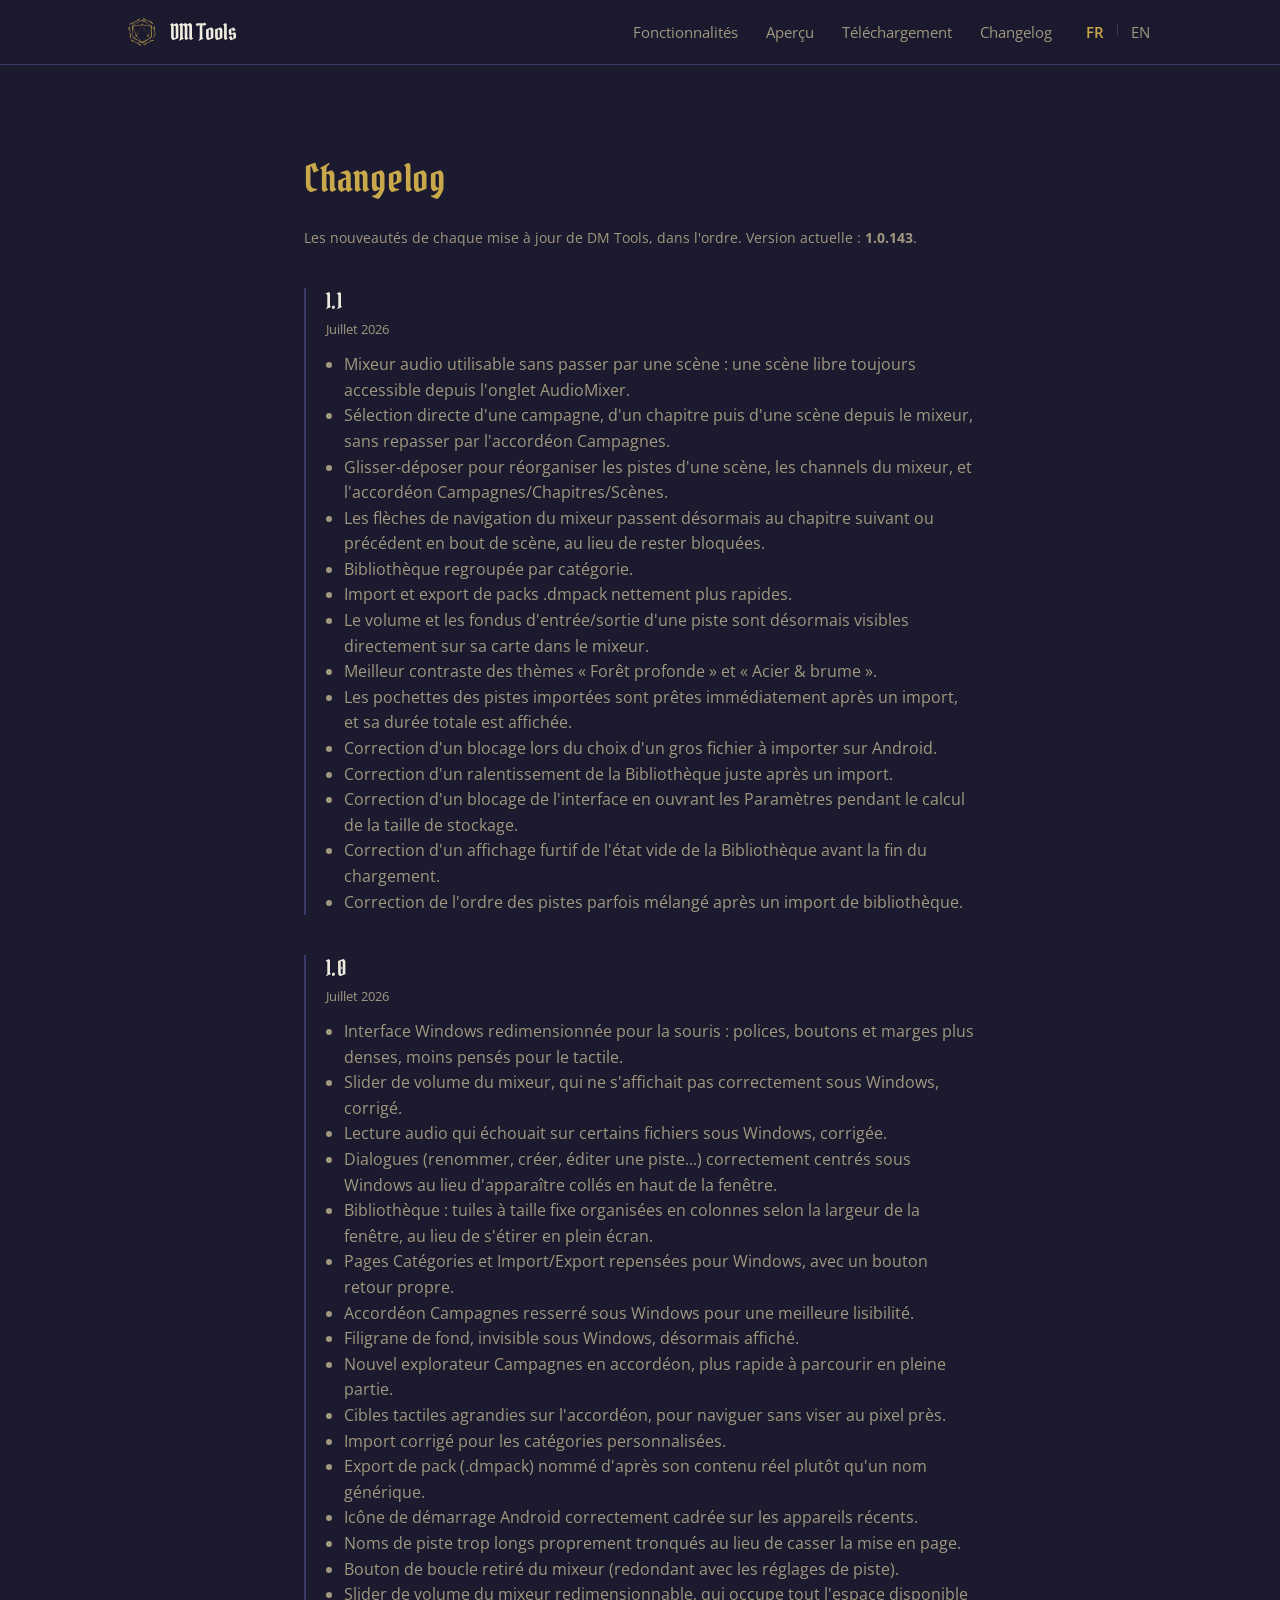
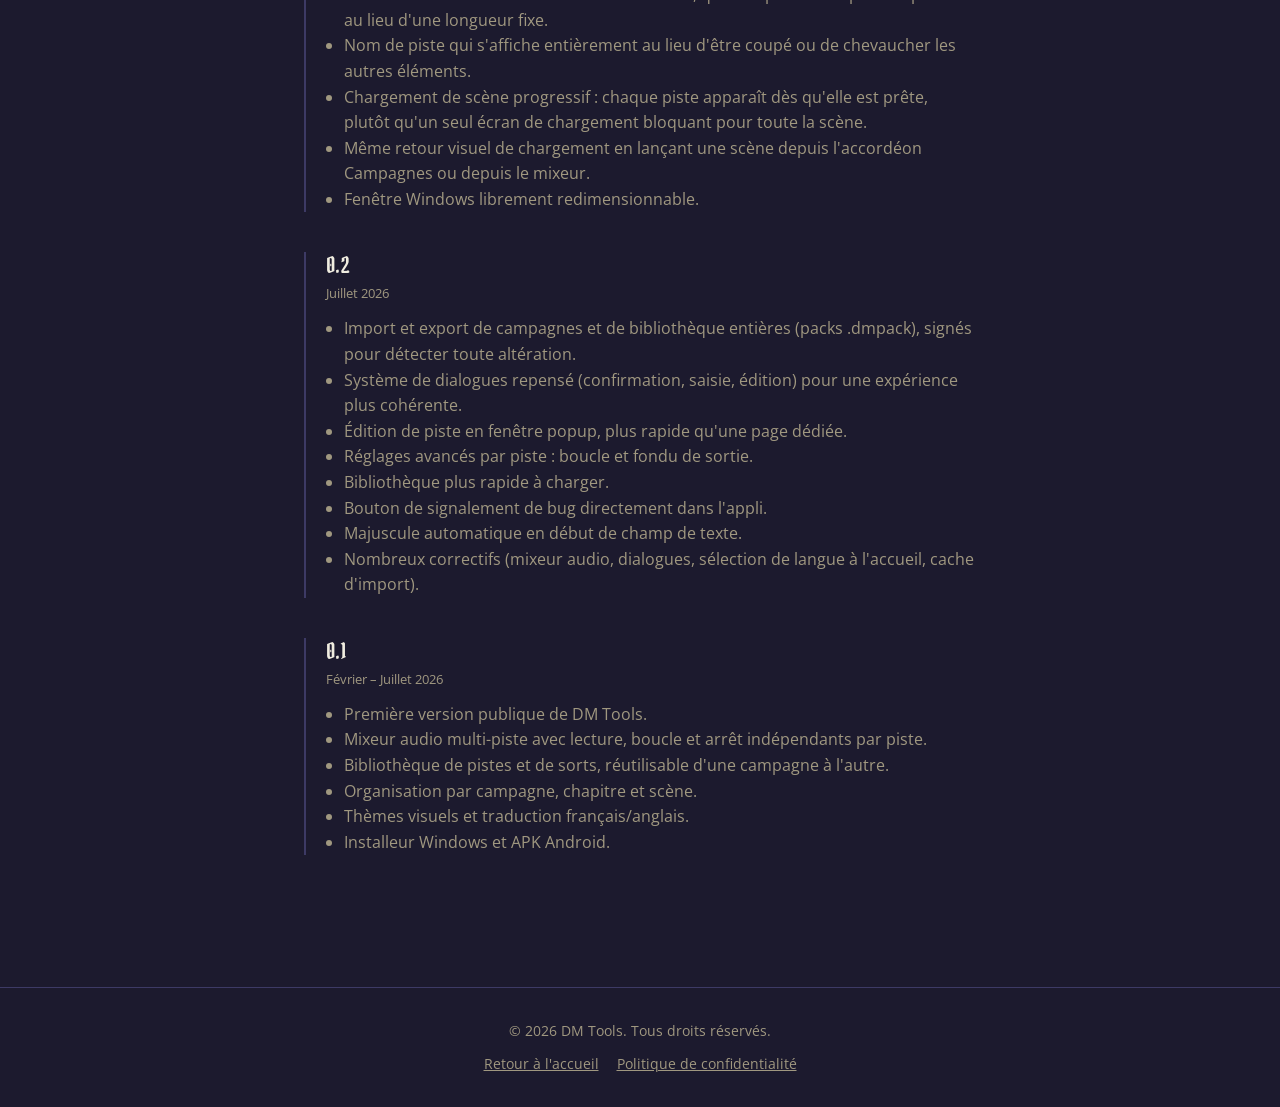
<file: Website/changelog.html>
<!doctype html>
<html lang="fr">
<head>
  <meta charset="utf-8" />
  <meta name="viewport" content="width=device-width, initial-scale=1" />
  <title>Changelog — DM Tools</title>
  <link rel="icon" href="assets/logo.svg" type="image/svg+xml" />
  <link rel="preconnect" href="https://fonts.googleapis.com" />
  <link rel="preconnect" href="https://fonts.gstatic.com" crossorigin />
  <link href="https://fonts.googleapis.com/css2?family=Pirata+One&family=Open+Sans:wght@400;600;700&display=swap" rel="stylesheet" />
  <link rel="stylesheet" href="styles.css" />
</head>
<body>
  <header>
    <nav class="container">
      <a class="brand" href="index.html">
        <img src="assets/logo.svg" alt="Logo DM Tools" />
        <span>DM Tools</span>
      </a>
      <div class="nav-links">
        <a href="index.html#features">Fonctionnalités</a>
        <a href="index.html#screenshots">Aperçu</a>
        <a href="index.html#download">Téléchargement</a>
        <a href="changelog.html">Changelog</a>
        <span class="lang-switch">
          <a class="active" href="changelog.html">FR</a>
          <span class="sep">|</span>
          <a href="en/changelog.html">EN</a>
        </span>
      </div>
    </nav>
  </header>

  <main class="legal">
    <h1>Changelog</h1>
    <p class="updated">Les nouveautés de chaque mise à jour de DM Tools, dans l'ordre. Version actuelle : <strong id="current-version">1.0.143</strong>.</p>

    <div class="changelog-entry">
      <h2>1.1</h2>
      <span class="date">Juillet 2026</span>
      <ul>
        <li>Mixeur audio utilisable sans passer par une scène : une scène libre toujours accessible depuis l'onglet AudioMixer.</li>
        <li>Sélection directe d'une campagne, d'un chapitre puis d'une scène depuis le mixeur, sans repasser par l'accordéon Campagnes.</li>
        <li>Glisser-déposer pour réorganiser les pistes d'une scène, les channels du mixeur, et l'accordéon Campagnes/Chapitres/Scènes.</li>
        <li>Les flèches de navigation du mixeur passent désormais au chapitre suivant ou précédent en bout de scène, au lieu de rester bloquées.</li>
        <li>Bibliothèque regroupée par catégorie.</li>
        <li>Import et export de packs .dmpack nettement plus rapides.</li>
        <li>Le volume et les fondus d'entrée/sortie d'une piste sont désormais visibles directement sur sa carte dans le mixeur.</li>
        <li>Meilleur contraste des thèmes « Forêt profonde » et « Acier & brume ».</li>
        <li>Les pochettes des pistes importées sont prêtes immédiatement après un import, et sa durée totale est affichée.</li>
        <li>Correction d'un blocage lors du choix d'un gros fichier à importer sur Android.</li>
        <li>Correction d'un ralentissement de la Bibliothèque juste après un import.</li>
        <li>Correction d'un blocage de l'interface en ouvrant les Paramètres pendant le calcul de la taille de stockage.</li>
        <li>Correction d'un affichage furtif de l'état vide de la Bibliothèque avant la fin du chargement.</li>
        <li>Correction de l'ordre des pistes parfois mélangé après un import de bibliothèque.</li>
      </ul>
    </div>

    <div class="changelog-entry">
      <h2>1.0</h2>
      <span class="date">Juillet 2026</span>
      <ul>
        <li>Interface Windows redimensionnée pour la souris : polices, boutons et marges plus denses, moins pensés pour le tactile.</li>
        <li>Slider de volume du mixeur, qui ne s'affichait pas correctement sous Windows, corrigé.</li>
        <li>Lecture audio qui échouait sur certains fichiers sous Windows, corrigée.</li>
        <li>Dialogues (renommer, créer, éditer une piste...) correctement centrés sous Windows au lieu d'apparaître collés en haut de la fenêtre.</li>
        <li>Bibliothèque : tuiles à taille fixe organisées en colonnes selon la largeur de la fenêtre, au lieu de s'étirer en plein écran.</li>
        <li>Pages Catégories et Import/Export repensées pour Windows, avec un bouton retour propre.</li>
        <li>Accordéon Campagnes resserré sous Windows pour une meilleure lisibilité.</li>
        <li>Filigrane de fond, invisible sous Windows, désormais affiché.</li>
        <li>Nouvel explorateur Campagnes en accordéon, plus rapide à parcourir en pleine partie.</li>
        <li>Cibles tactiles agrandies sur l'accordéon, pour naviguer sans viser au pixel près.</li>
        <li>Import corrigé pour les catégories personnalisées.</li>
        <li>Export de pack (.dmpack) nommé d'après son contenu réel plutôt qu'un nom générique.</li>
        <li>Icône de démarrage Android correctement cadrée sur les appareils récents.</li>
        <li>Noms de piste trop longs proprement tronqués au lieu de casser la mise en page.</li>
        <li>Bouton de boucle retiré du mixeur (redondant avec les réglages de piste).</li>
        <li>Slider de volume du mixeur redimensionnable, qui occupe tout l'espace disponible au lieu d'une longueur fixe.</li>
        <li>Nom de piste qui s'affiche entièrement au lieu d'être coupé ou de chevaucher les autres éléments.</li>
        <li>Chargement de scène progressif : chaque piste apparaît dès qu'elle est prête, plutôt qu'un seul écran de chargement bloquant pour toute la scène.</li>
        <li>Même retour visuel de chargement en lançant une scène depuis l'accordéon Campagnes ou depuis le mixeur.</li>
        <li>Fenêtre Windows librement redimensionnable.</li>
      </ul>
    </div>

    <div class="changelog-entry">
      <h2>0.2</h2>
      <span class="date">Juillet 2026</span>
      <ul>
        <li>Import et export de campagnes et de bibliothèque entières (packs .dmpack), signés pour détecter toute altération.</li>
        <li>Système de dialogues repensé (confirmation, saisie, édition) pour une expérience plus cohérente.</li>
        <li>Édition de piste en fenêtre popup, plus rapide qu'une page dédiée.</li>
        <li>Réglages avancés par piste : boucle et fondu de sortie.</li>
        <li>Bibliothèque plus rapide à charger.</li>
        <li>Bouton de signalement de bug directement dans l'appli.</li>
        <li>Majuscule automatique en début de champ de texte.</li>
        <li>Nombreux correctifs (mixeur audio, dialogues, sélection de langue à l'accueil, cache d'import).</li>
      </ul>
    </div>

    <div class="changelog-entry">
      <h2>0.1</h2>
      <span class="date">Février – Juillet 2026</span>
      <ul>
        <li>Première version publique de DM Tools.</li>
        <li>Mixeur audio multi-piste avec lecture, boucle et arrêt indépendants par piste.</li>
        <li>Bibliothèque de pistes et de sorts, réutilisable d'une campagne à l'autre.</li>
        <li>Organisation par campagne, chapitre et scène.</li>
        <li>Thèmes visuels et traduction français/anglais.</li>
        <li>Installeur Windows et APK Android.</li>
      </ul>
    </div>
  </main>

  <footer>
    <div>© <span id="year"></span> DM Tools. Tous droits réservés.</div>
    <div class="footer-links">
      <a href="index.html">Retour à l'accueil</a>
      <a href="privacy.html">Politique de confidentialité</a>
    </div>
  </footer>

  <script>
    document.getElementById("year").textContent = new Date().getFullYear();
  </script>
</body>
</html>
</file>
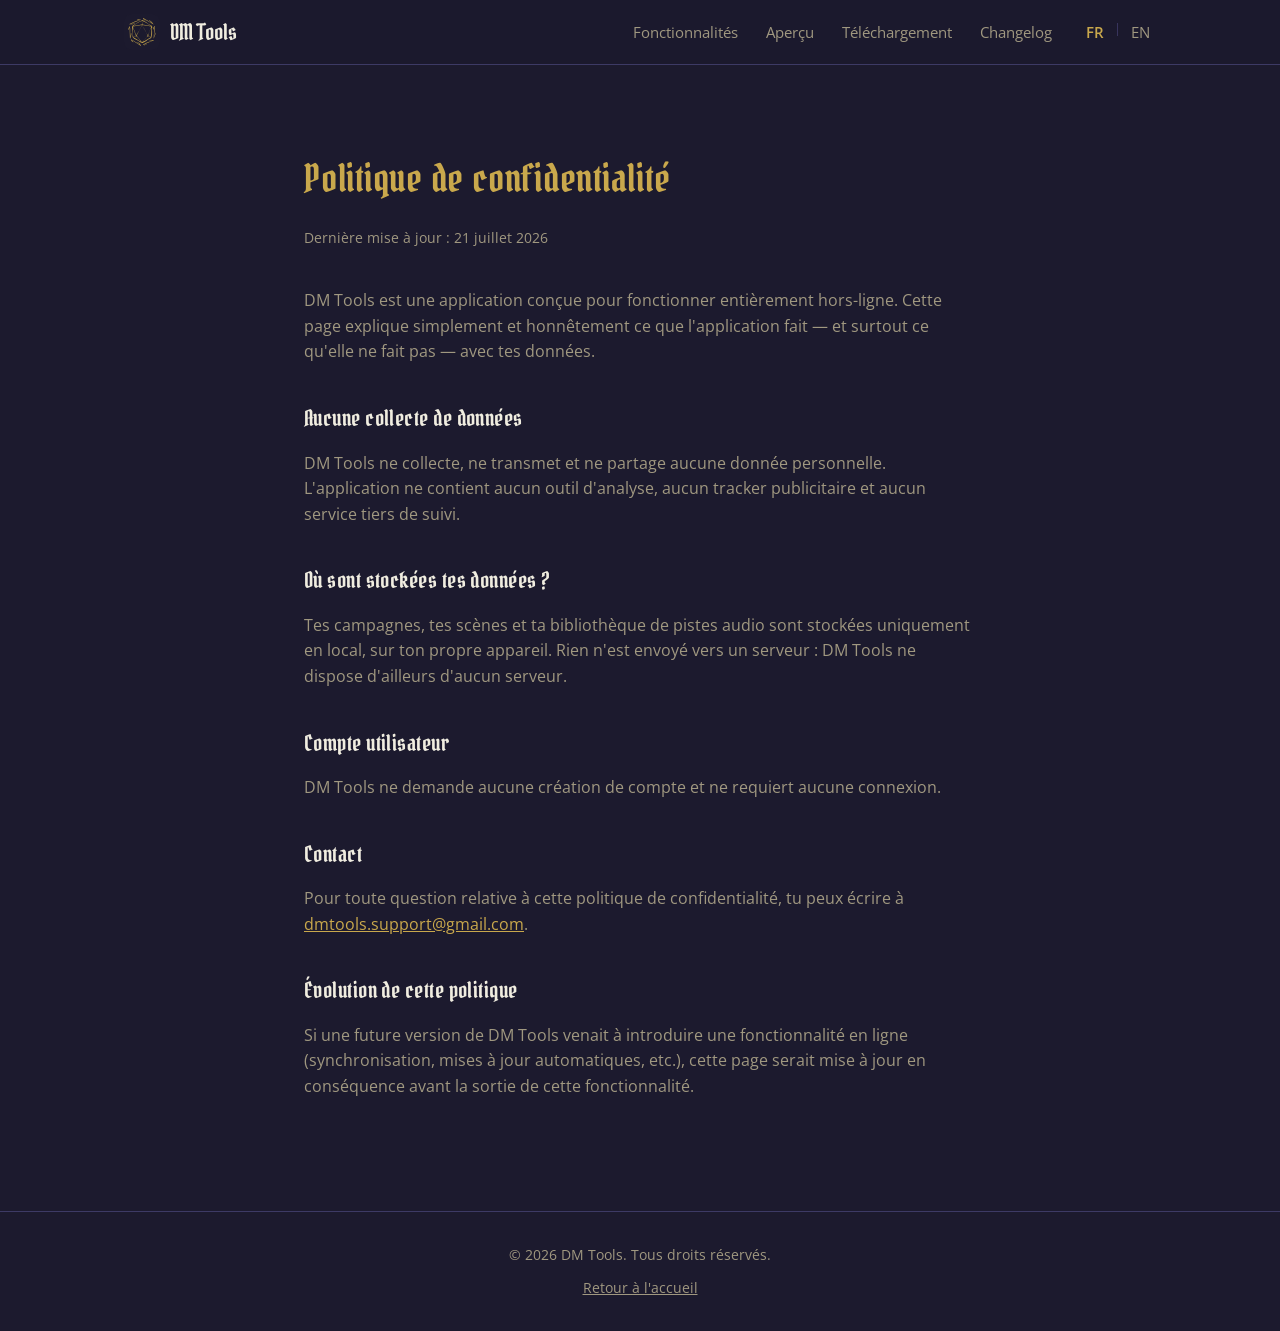
<file: Website/privacy.html>
<!doctype html>
<html lang="fr">
<head>
  <meta charset="utf-8" />
  <meta name="viewport" content="width=device-width, initial-scale=1" />
  <title>Politique de confidentialité — DM Tools</title>
  <link rel="icon" href="assets/logo.svg" type="image/svg+xml" />
  <link rel="preconnect" href="https://fonts.googleapis.com" />
  <link rel="preconnect" href="https://fonts.gstatic.com" crossorigin />
  <link href="https://fonts.googleapis.com/css2?family=Pirata+One&family=Open+Sans:wght@400;600;700&display=swap" rel="stylesheet" />
  <link rel="stylesheet" href="styles.css" />
</head>
<body>
  <header>
    <nav class="container">
      <a class="brand" href="index.html">
        <img src="assets/logo.svg" alt="Logo DM Tools" />
        <span>DM Tools</span>
      </a>
      <div class="nav-links">
        <a href="index.html#features">Fonctionnalités</a>
        <a href="index.html#screenshots">Aperçu</a>
        <a href="index.html#download">Téléchargement</a>
        <a href="changelog.html">Changelog</a>
        <span class="lang-switch">
          <a class="active" href="privacy.html">FR</a>
          <span class="sep">|</span>
          <a href="en/privacy.html">EN</a>
        </span>
      </div>
    </nav>
  </header>

  <main class="legal">
    <h1>Politique de confidentialité</h1>
    <p class="updated">Dernière mise à jour : 21 juillet 2026</p>

    <p>
      DM Tools est une application conçue pour fonctionner entièrement hors-ligne.
      Cette page explique simplement et honnêtement ce que l'application fait — et
      surtout ce qu'elle ne fait pas — avec tes données.
    </p>

    <h2>Aucune collecte de données</h2>
    <p>
      DM Tools ne collecte, ne transmet et ne partage aucune donnée personnelle.
      L'application ne contient aucun outil d'analyse, aucun tracker publicitaire et
      aucun service tiers de suivi.
    </p>

    <h2>Où sont stockées tes données ?</h2>
    <p>
      Tes campagnes, tes scènes et ta bibliothèque de pistes audio sont stockées
      uniquement en local, sur ton propre appareil. Rien n'est envoyé vers un
      serveur : DM Tools ne dispose d'ailleurs d'aucun serveur.
    </p>

    <h2>Compte utilisateur</h2>
    <p>
      DM Tools ne demande aucune création de compte et ne requiert aucune connexion.
    </p>

    <h2>Contact</h2>
    <p>
      Pour toute question relative à cette politique de confidentialité, tu peux
      écrire à
      <a href="mailto:dmtools.support@gmail.com">dmtools.support@gmail.com</a>.
    </p>

    <h2>Évolution de cette politique</h2>
    <p>
      Si une future version de DM Tools venait à introduire une fonctionnalité en
      ligne (synchronisation, mises à jour automatiques, etc.), cette page serait mise
      à jour en conséquence avant la sortie de cette fonctionnalité.
    </p>
  </main>

  <footer>
    <div>© <span id="year"></span> DM Tools. Tous droits réservés.</div>
    <div class="footer-links">
      <a href="index.html">Retour à l'accueil</a>
    </div>
  </footer>

  <script>
    document.getElementById("year").textContent = new Date().getFullYear();
  </script>
</body>
</html>
</file>
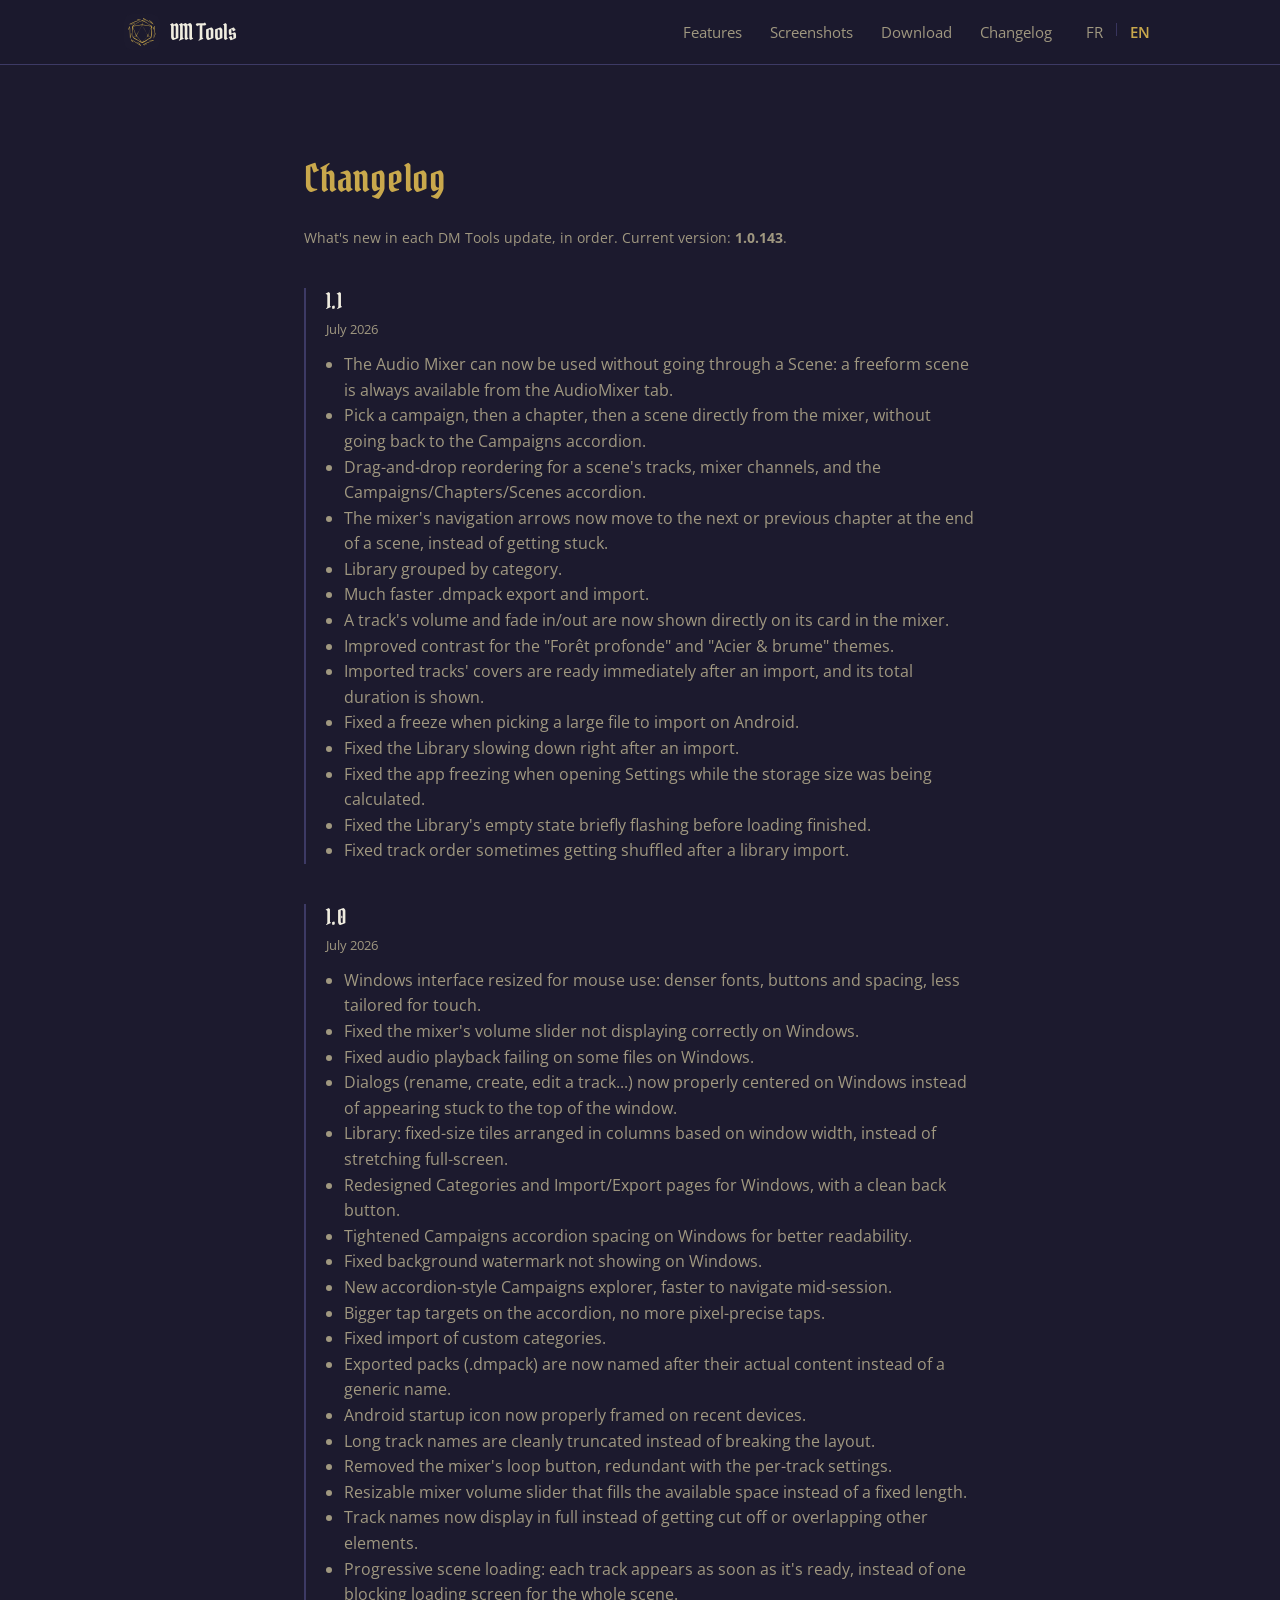
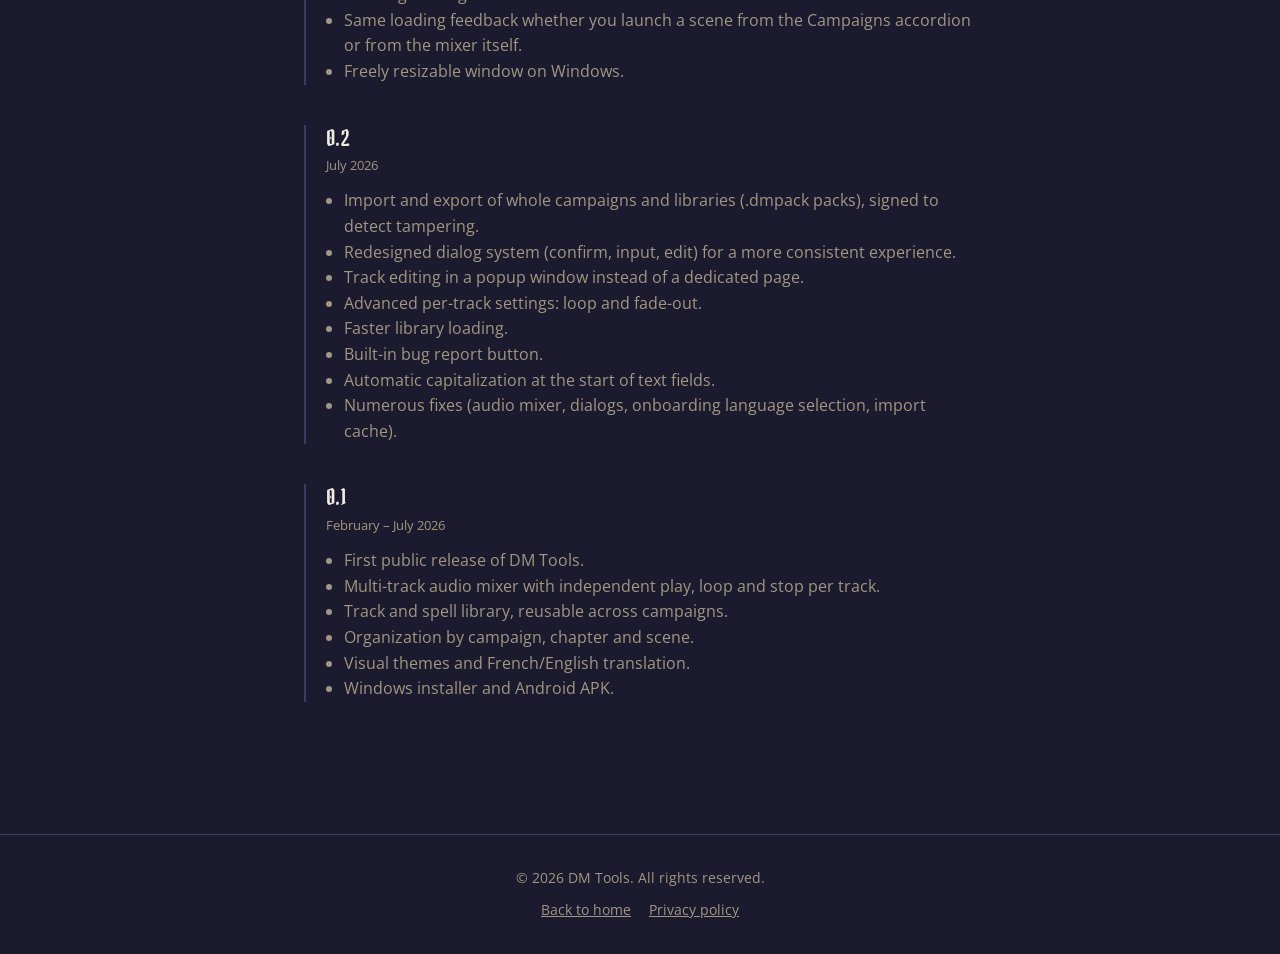
<file: Website/en/changelog.html>
<!doctype html>
<html lang="en">
<head>
  <meta charset="utf-8" />
  <meta name="viewport" content="width=device-width, initial-scale=1" />
  <title>Changelog — DM Tools</title>
  <link rel="icon" href="../assets/logo.svg" type="image/svg+xml" />
  <link rel="preconnect" href="https://fonts.googleapis.com" />
  <link rel="preconnect" href="https://fonts.gstatic.com" crossorigin />
  <link href="https://fonts.googleapis.com/css2?family=Pirata+One&family=Open+Sans:wght@400;600;700&display=swap" rel="stylesheet" />
  <link rel="stylesheet" href="../styles.css" />
</head>
<body>
  <header>
    <nav class="container">
      <a class="brand" href="index.html">
        <img src="../assets/logo.svg" alt="DM Tools logo" />
        <span>DM Tools</span>
      </a>
      <div class="nav-links">
        <a href="index.html#features">Features</a>
        <a href="index.html#screenshots">Screenshots</a>
        <a href="index.html#download">Download</a>
        <a href="changelog.html">Changelog</a>
        <span class="lang-switch">
          <a href="../changelog.html">FR</a>
          <span class="sep">|</span>
          <a class="active" href="changelog.html">EN</a>
        </span>
      </div>
    </nav>
  </header>

  <main class="legal">
    <h1>Changelog</h1>
    <p class="updated">What's new in each DM Tools update, in order. Current version: <strong id="current-version">1.0.143</strong>.</p>

    <div class="changelog-entry">
      <h2>1.1</h2>
      <span class="date">July 2026</span>
      <ul>
        <li>The Audio Mixer can now be used without going through a Scene: a freeform scene is always available from the AudioMixer tab.</li>
        <li>Pick a campaign, then a chapter, then a scene directly from the mixer, without going back to the Campaigns accordion.</li>
        <li>Drag-and-drop reordering for a scene's tracks, mixer channels, and the Campaigns/Chapters/Scenes accordion.</li>
        <li>The mixer's navigation arrows now move to the next or previous chapter at the end of a scene, instead of getting stuck.</li>
        <li>Library grouped by category.</li>
        <li>Much faster .dmpack export and import.</li>
        <li>A track's volume and fade in/out are now shown directly on its card in the mixer.</li>
        <li>Improved contrast for the "Forêt profonde" and "Acier & brume" themes.</li>
        <li>Imported tracks' covers are ready immediately after an import, and its total duration is shown.</li>
        <li>Fixed a freeze when picking a large file to import on Android.</li>
        <li>Fixed the Library slowing down right after an import.</li>
        <li>Fixed the app freezing when opening Settings while the storage size was being calculated.</li>
        <li>Fixed the Library's empty state briefly flashing before loading finished.</li>
        <li>Fixed track order sometimes getting shuffled after a library import.</li>
      </ul>
    </div>

    <div class="changelog-entry">
      <h2>1.0</h2>
      <span class="date">July 2026</span>
      <ul>
        <li>Windows interface resized for mouse use: denser fonts, buttons and spacing, less tailored for touch.</li>
        <li>Fixed the mixer's volume slider not displaying correctly on Windows.</li>
        <li>Fixed audio playback failing on some files on Windows.</li>
        <li>Dialogs (rename, create, edit a track...) now properly centered on Windows instead of appearing stuck to the top of the window.</li>
        <li>Library: fixed-size tiles arranged in columns based on window width, instead of stretching full-screen.</li>
        <li>Redesigned Categories and Import/Export pages for Windows, with a clean back button.</li>
        <li>Tightened Campaigns accordion spacing on Windows for better readability.</li>
        <li>Fixed background watermark not showing on Windows.</li>
        <li>New accordion-style Campaigns explorer, faster to navigate mid-session.</li>
        <li>Bigger tap targets on the accordion, no more pixel-precise taps.</li>
        <li>Fixed import of custom categories.</li>
        <li>Exported packs (.dmpack) are now named after their actual content instead of a generic name.</li>
        <li>Android startup icon now properly framed on recent devices.</li>
        <li>Long track names are cleanly truncated instead of breaking the layout.</li>
        <li>Removed the mixer's loop button, redundant with the per-track settings.</li>
        <li>Resizable mixer volume slider that fills the available space instead of a fixed length.</li>
        <li>Track names now display in full instead of getting cut off or overlapping other elements.</li>
        <li>Progressive scene loading: each track appears as soon as it's ready, instead of one blocking loading screen for the whole scene.</li>
        <li>Same loading feedback whether you launch a scene from the Campaigns accordion or from the mixer itself.</li>
        <li>Freely resizable window on Windows.</li>
      </ul>
    </div>

    <div class="changelog-entry">
      <h2>0.2</h2>
      <span class="date">July 2026</span>
      <ul>
        <li>Import and export of whole campaigns and libraries (.dmpack packs), signed to detect tampering.</li>
        <li>Redesigned dialog system (confirm, input, edit) for a more consistent experience.</li>
        <li>Track editing in a popup window instead of a dedicated page.</li>
        <li>Advanced per-track settings: loop and fade-out.</li>
        <li>Faster library loading.</li>
        <li>Built-in bug report button.</li>
        <li>Automatic capitalization at the start of text fields.</li>
        <li>Numerous fixes (audio mixer, dialogs, onboarding language selection, import cache).</li>
      </ul>
    </div>

    <div class="changelog-entry">
      <h2>0.1</h2>
      <span class="date">February – July 2026</span>
      <ul>
        <li>First public release of DM Tools.</li>
        <li>Multi-track audio mixer with independent play, loop and stop per track.</li>
        <li>Track and spell library, reusable across campaigns.</li>
        <li>Organization by campaign, chapter and scene.</li>
        <li>Visual themes and French/English translation.</li>
        <li>Windows installer and Android APK.</li>
      </ul>
    </div>
  </main>

  <footer>
    <div>© <span id="year"></span> DM Tools. All rights reserved.</div>
    <div class="footer-links">
      <a href="index.html">Back to home</a>
      <a href="privacy.html">Privacy policy</a>
    </div>
  </footer>

  <script>
    document.getElementById("year").textContent = new Date().getFullYear();
  </script>
</body>
</html>
</file>
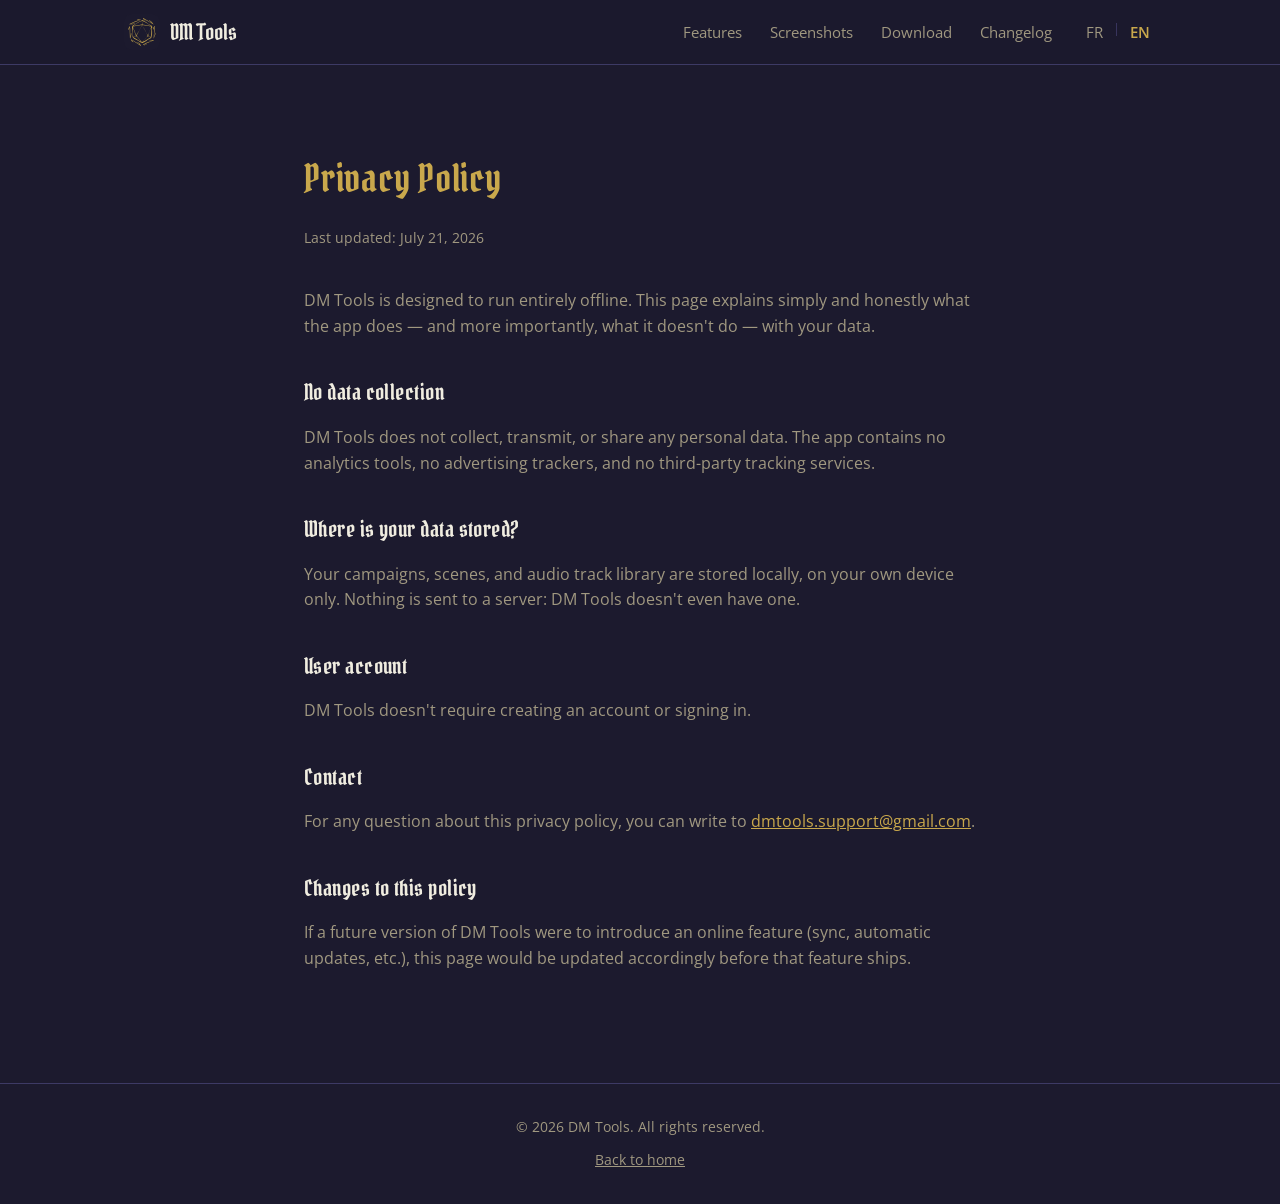
<file: Website/en/privacy.html>
<!doctype html>
<html lang="en">
<head>
  <meta charset="utf-8" />
  <meta name="viewport" content="width=device-width, initial-scale=1" />
  <title>Privacy Policy — DM Tools</title>
  <link rel="icon" href="../assets/logo.svg" type="image/svg+xml" />
  <link rel="preconnect" href="https://fonts.googleapis.com" />
  <link rel="preconnect" href="https://fonts.gstatic.com" crossorigin />
  <link href="https://fonts.googleapis.com/css2?family=Pirata+One&family=Open+Sans:wght@400;600;700&display=swap" rel="stylesheet" />
  <link rel="stylesheet" href="../styles.css" />
</head>
<body>
  <header>
    <nav class="container">
      <a class="brand" href="index.html">
        <img src="../assets/logo.svg" alt="DM Tools logo" />
        <span>DM Tools</span>
      </a>
      <div class="nav-links">
        <a href="index.html#features">Features</a>
        <a href="index.html#screenshots">Screenshots</a>
        <a href="index.html#download">Download</a>
        <a href="changelog.html">Changelog</a>
        <span class="lang-switch">
          <a href="../privacy.html">FR</a>
          <span class="sep">|</span>
          <a class="active" href="privacy.html">EN</a>
        </span>
      </div>
    </nav>
  </header>

  <main class="legal">
    <h1>Privacy Policy</h1>
    <p class="updated">Last updated: July 21, 2026</p>

    <p>
      DM Tools is designed to run entirely offline. This page explains simply and
      honestly what the app does — and more importantly, what it doesn't do — with
      your data.
    </p>

    <h2>No data collection</h2>
    <p>
      DM Tools does not collect, transmit, or share any personal data. The app
      contains no analytics tools, no advertising trackers, and no third-party
      tracking services.
    </p>

    <h2>Where is your data stored?</h2>
    <p>
      Your campaigns, scenes, and audio track library are stored locally, on your
      own device only. Nothing is sent to a server: DM Tools doesn't even have one.
    </p>

    <h2>User account</h2>
    <p>
      DM Tools doesn't require creating an account or signing in.
    </p>

    <h2>Contact</h2>
    <p>
      For any question about this privacy policy, you can write to
      <a href="mailto:dmtools.support@gmail.com">dmtools.support@gmail.com</a>.
    </p>

    <h2>Changes to this policy</h2>
    <p>
      If a future version of DM Tools were to introduce an online feature (sync,
      automatic updates, etc.), this page would be updated accordingly before that
      feature ships.
    </p>
  </main>

  <footer>
    <div>© <span id="year"></span> DM Tools. All rights reserved.</div>
    <div class="footer-links">
      <a href="index.html">Back to home</a>
    </div>
  </footer>

  <script>
    document.getElementById("year").textContent = new Date().getFullYear();
  </script>
</body>
</html>
</file>
<file: Website/styles.css>
:root {
  --bg: #1c1a2e;
  --surface: #2a2750;
  --accent: #c9a84c;
  --accent-2: #6b5daa;
  --text: #f0ede0;
  --text-muted: #a09880;
  --border: #3d3a65;
}

* {
  box-sizing: border-box;
}

html {
  scroll-behavior: smooth;
}

body {
  margin: 0;
  background: var(--bg);
  color: var(--text);
  font-family: "Open Sans", sans-serif;
  line-height: 1.6;
}

img {
  max-width: 100%;
}

a {
  color: var(--accent);
}

h1, h2, h3 {
  font-family: "Pirata One", serif;
  font-weight: 400;
  letter-spacing: 0.02em;
  line-height: 1.2;
}

.container {
  max-width: 1080px;
  margin: 0 auto;
  padding: 0 24px;
}

/* Nav */
header {
  position: sticky;
  top: 0;
  z-index: 10;
  background: rgba(28, 26, 46, 0.9);
  backdrop-filter: blur(6px);
  border-bottom: 1px solid var(--border);
}

nav.container {
  display: flex;
  align-items: center;
  justify-content: space-between;
  flex-wrap: wrap;
  row-gap: 10px;
  padding-top: 14px;
  padding-bottom: 14px;
}

.brand {
  display: flex;
  align-items: center;
  gap: 10px;
  text-decoration: none;
  color: var(--text);
}

.brand img {
  width: 36px;
  height: 36px;
  border-radius: 8px;
}

.brand span {
  font-family: "Pirata One", serif;
  font-size: 1.4rem;
}

.nav-links {
  display: flex;
  align-items: center;
  flex-wrap: wrap;
  row-gap: 8px;
  gap: 28px;
}

.nav-links a {
  color: var(--text-muted);
  text-decoration: none;
  font-size: 0.95rem;
}

.nav-links a:hover {
  color: var(--accent);
}

.btn {
  display: inline-block;
  padding: 10px 22px;
  border-radius: 8px;
  text-decoration: none;
  font-weight: 600;
  font-family: "Open Sans", sans-serif;
  border: 1px solid transparent;
}

.btn-primary {
  background: var(--accent);
  color: #1c1a2e !important;
}

.btn-primary:hover {
  background: #ddbc63;
}

.btn-secondary {
  background: transparent;
  color: var(--text);
  border-color: var(--border);
}

.btn-secondary:hover {
  border-color: var(--accent);
  color: var(--accent);
}

.lang-switch {
  display: flex;
  gap: 4px;
  font-size: 0.8rem;
}

.lang-switch a {
  color: var(--text-muted);
  text-decoration: none;
  padding: 2px 6px;
  border-radius: 4px;
}

.lang-switch a.active {
  color: var(--accent);
  font-weight: 600;
}

.lang-switch a:hover {
  color: var(--accent);
}

.lang-switch .sep {
  color: var(--border);
}

/* Hero */
.hero {
  text-align: center;
  padding: 96px 24px 72px;
  background: radial-gradient(ellipse at 50% -10%, rgba(107, 93, 170, 0.35), transparent 60%);
}

.hero img.hero-logo {
  width: 96px;
  height: 96px;
  border-radius: 20px;
  margin-bottom: 24px;
  box-shadow: 0 0 0 1px var(--border), 0 20px 40px rgba(0, 0, 0, 0.4);
}

.hero h1 {
  font-size: 3.2rem;
  margin: 0 0 12px;
  color: var(--accent);
}

.hero p.tagline {
  font-size: 1.2rem;
  color: var(--text-muted);
  max-width: 560px;
  margin: 0 auto 32px;
}

.hero .actions {
  display: flex;
  gap: 16px;
  justify-content: center;
  flex-wrap: wrap;
}

/* Sections */
section {
  padding: 72px 24px;
}

section h2 {
  text-align: center;
  font-size: 2.2rem;
  color: var(--accent);
  margin-bottom: 8px;
}

section > .container > p.section-intro {
  text-align: center;
  color: var(--text-muted);
  max-width: 560px;
  margin: 0 auto 48px;
}

.features-grid {
  display: grid;
  grid-template-columns: repeat(4, 1fr);
  gap: 24px;
}

@media (max-width: 860px) {
  .features-grid {
    grid-template-columns: repeat(2, 1fr);
  }
}

@media (max-width: 480px) {
  .features-grid {
    grid-template-columns: 1fr;
  }
}

.feature-card {
  background: var(--surface);
  border: 1px solid var(--border);
  border-radius: 14px;
  padding: 28px 24px;
}

.feature-card .icon {
  font-size: 1.8rem;
  margin-bottom: 12px;
}

.feature-card h3 {
  font-size: 1.3rem;
  margin: 0 0 10px;
  color: var(--text);
}

.feature-card p {
  color: var(--text-muted);
  margin: 0;
  font-size: 0.95rem;
}

/* What's new */
.whatsnew-grid {
  display: grid;
  grid-template-columns: repeat(4, 1fr);
  gap: 28px;
}

@media (max-width: 860px) {
  .whatsnew-grid {
    grid-template-columns: repeat(2, 1fr);
  }
}

@media (max-width: 480px) {
  .whatsnew-grid {
    grid-template-columns: 1fr;
  }
}

.whatsnew-card {
  display: flex;
  flex-direction: column;
  gap: 14px;
}

.whatsnew-card h3 {
  font-size: 1.1rem;
  color: var(--text);
  margin: 0;
  text-align: center;
}

.whatsnew-card p {
  color: var(--text-muted);
  font-size: 0.9rem;
  margin: 0;
  text-align: center;
}

.whatsnew-more {
  text-align: center;
  margin-top: 44px;
}

.whatsnew-more a {
  text-decoration: none;
  font-weight: 600;
}

.whatsnew-more a:hover {
  text-decoration: underline;
}

/* Screenshots */
/* Colonnes explicites plutôt qu'auto-fit/minmax : à des largeurs de conteneur entre 1x et 2x le
   minimum (typique en mobile portrait), auto-fit créait 2 colonnes très inégales (ex. 180px / 75px)
   au lieu d'une seule colonne propre - minmax() autorise une piste à descendre sous son minimum
   déclaré quand la somme des minimums dépasse l'espace dispo. */
.screens-grid {
  display: grid;
  grid-template-columns: repeat(3, 1fr);
  gap: 28px;
}

@media (max-width: 720px) {
  .screens-grid {
    grid-template-columns: repeat(2, 1fr);
  }
}

@media (max-width: 480px) {
  .screens-grid {
    grid-template-columns: 1fr;
  }
}

.screen-item {
  display: flex;
  flex-direction: column;
  gap: 10px;
}

.screen-frame {
  background: var(--surface);
  border: 1px solid var(--border);
  border-radius: 28px;
  aspect-ratio: 9 / 19.5;
  display: flex;
  align-items: center;
  justify-content: center;
  overflow: hidden;
  cursor: zoom-in;
}

.screen-frame img {
  width: 100%;
  height: 100%;
  object-fit: cover;
  object-position: top center;
  display: block;
  transition: transform 0.3s ease;
}

.screen-item:hover .screen-frame img {
  transform: scale(1.06);
}

.screen-caption {
  text-align: center;
  font-size: 0.85rem;
  color: var(--text-muted);
}

/* Lightbox */
.lightbox {
  position: fixed;
  inset: 0;
  background: rgba(0, 0, 0, 0.85);
  display: none;
  align-items: center;
  justify-content: center;
  z-index: 100;
  padding: 40px 20px;
  cursor: zoom-out;
}

.lightbox.open {
  display: flex;
}

.lightbox img {
  max-width: 100%;
  max-height: 100%;
  border-radius: 12px;
  box-shadow: 0 20px 60px rgba(0, 0, 0, 0.5);
  cursor: default;
}

.lightbox-close {
  position: absolute;
  top: 20px;
  right: 24px;
  background: transparent;
  border: none;
  color: var(--text);
  font-size: 2.2rem;
  line-height: 1;
  cursor: pointer;
  padding: 4px 10px;
}

/* Download */
.download-section {
  background: var(--surface);
  border-top: 1px solid var(--border);
  border-bottom: 1px solid var(--border);
}

.platforms {
  display: grid;
  grid-template-columns: repeat(auto-fit, minmax(220px, 1fr));
  gap: 20px;
}

.platform-card {
  background: var(--bg);
  border: 1px solid var(--border);
  border-radius: 14px;
  padding: 24px;
  text-align: center;
}

.platform-card h3 {
  margin: 8px 0 6px;
  color: var(--text);
  font-size: 1.15rem;
}

.platform-card .status {
  display: inline-block;
  font-size: 0.78rem;
  text-transform: uppercase;
  letter-spacing: 0.05em;
  padding: 4px 10px;
  border-radius: 999px;
  margin-top: 10px;
}

.status.soon {
  background: rgba(201, 168, 76, 0.15);
  color: var(--accent);
}

.platform-card .btn {
  margin-top: 14px;
}

.platform-card .disclaimer {
  display: block;
  margin-top: 12px;
  font-size: 0.78rem;
  color: var(--text-muted);
}

.platform-card details.disclaimer-details {
  margin-top: 12px;
  font-size: 0.78rem;
  color: var(--text-muted);
}

.platform-card details.disclaimer-details summary {
  cursor: pointer;
  color: var(--accent);
  list-style: none;
}

.platform-card details.disclaimer-details summary::-webkit-details-marker {
  display: none;
}

.platform-card details.disclaimer-details summary::after {
  content: " ▾";
}

.platform-card details.disclaimer-details[open] summary::after {
  content: " ▴";
}

.platform-card details.disclaimer-details p {
  margin-top: 8px;
}

/* Changelog */
.changelog-entry {
  border-left: 2px solid var(--border);
  padding-left: 20px;
  margin-bottom: 36px;
}

.changelog-entry h2 {
  font-size: 1.3rem;
  color: var(--accent);
  margin: 0 0 4px;
  text-align: left;
}

.changelog-entry .date {
  font-size: 0.82rem;
  color: var(--text-muted);
  margin-bottom: 12px;
  display: block;
}

.changelog-entry ul {
  color: var(--text-muted);
  padding-left: 18px;
  margin: 0;
}

/* Support */
.support {
  text-align: center;
}

.support p {
  color: var(--text-muted);
  max-width: 520px;
  margin: 0 auto 28px;
}

/* Footer */
footer {
  border-top: 1px solid var(--border);
  padding: 32px 24px;
  text-align: center;
  color: var(--text-muted);
  font-size: 0.88rem;
}

footer a {
  color: var(--text-muted);
  text-decoration: underline;
}

footer .footer-links {
  margin-top: 10px;
  display: flex;
  gap: 18px;
  justify-content: center;
  flex-wrap: wrap;
}

/* Privacy page */
.legal {
  max-width: 720px;
  margin: 0 auto;
  padding: 64px 24px 96px;
}

.legal h1 {
  color: var(--accent);
  font-size: 2.4rem;
}

.legal h2 {
  text-align: left;
  font-size: 1.4rem;
  color: var(--text);
  margin-top: 40px;
}

.legal p, .legal li {
  color: var(--text-muted);
}

.legal .updated {
  color: var(--text-muted);
  font-size: 0.85rem;
  margin-bottom: 40px;
}

@media (max-width: 860px) {
  html {
    scroll-padding-top: 1000px;
  }
}

@media (max-width: 640px) {
  html {
    scroll-padding-top: 80px;
  }
  nav.container {
    justify-content: center;
    text-align: center;
  }
  .nav-links {
    gap: 12px 16px;
    justify-content: center;
  }
  .hero h1 {
    font-size: 2.3rem;
  }
}
</file>
